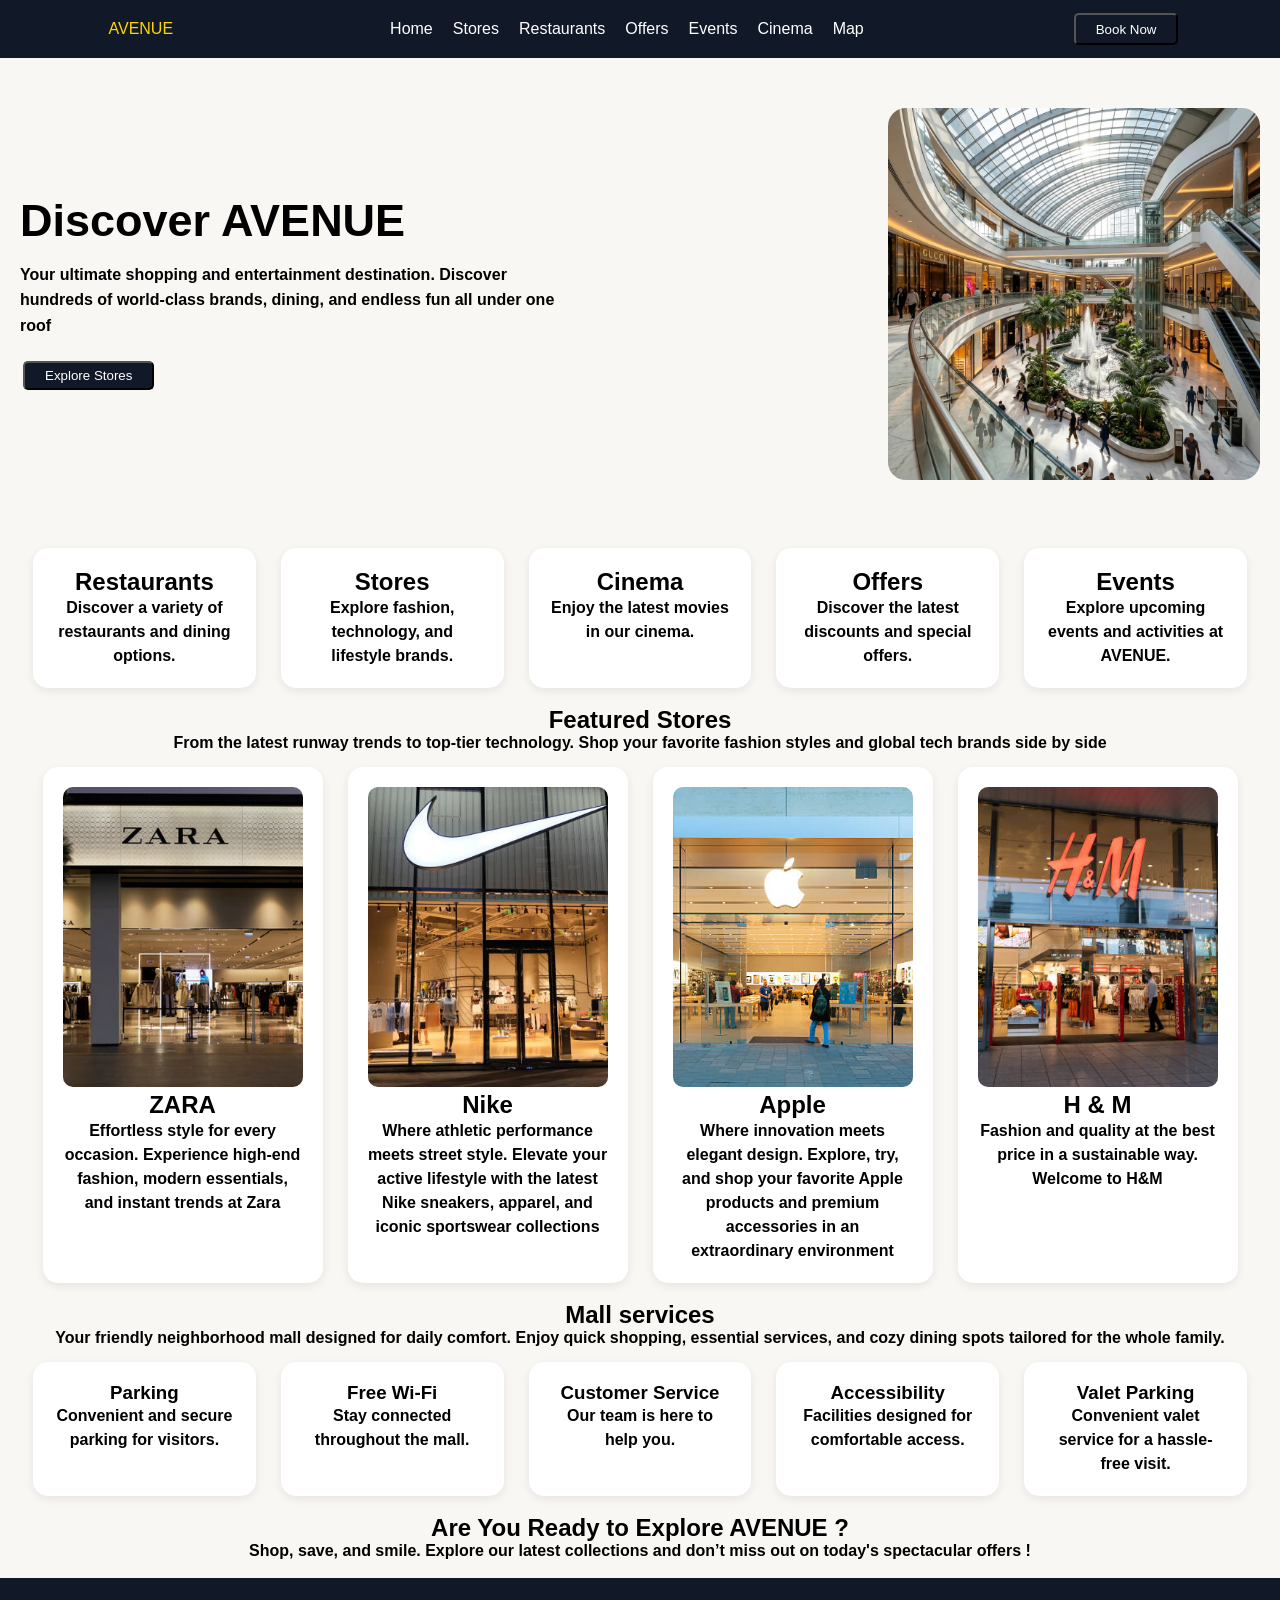
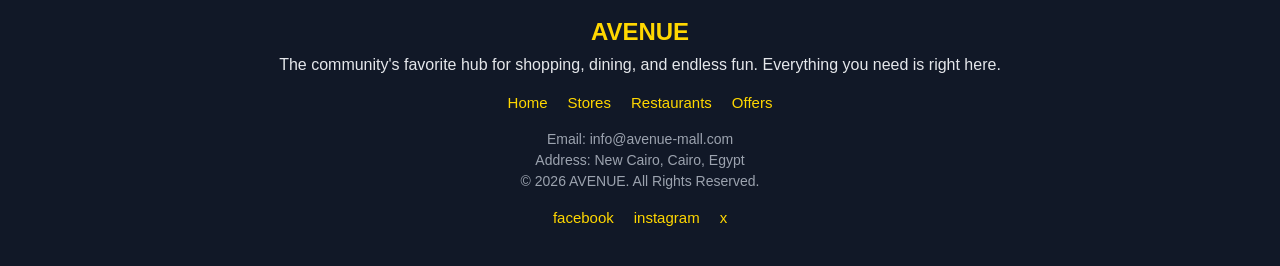
<file: index.html>
<!DOCTYPE html>
<html lang="en">

<head>
    <meta charset="UTF-8">
    <meta name="viewport" content="width=device-width, initial-scale=1.0">
    <link rel="stylesheet" href="stylee.css">
    <title>AVENUE</title>
</head>

<body>
    <header class="navbar">
        <a href="#" class="logo">AVENUE</a>
        <nav>
            <a href="index.html">Home</a>
            <a href="stores.html">Stores</a>
            <a href="restaurants.html">Restaurants</a>
            <a href="offers.html">Offers</a>
            <a href="events-list.html">Events</a>
            <a href="cinema.html">Cinema</a>
            <a href="map.html">Map</a>
        </nav>
        <button id="bookbtn">Book Now</button>


    </header>
    <div class="hero"> 
        <div class="hero-content">
         <h1>Discover AVENUE</h1>
          <p>Your ultimate shopping and entertainment destination.
            Discover hundreds of world-class brands, dining, and endless fun all under one roof
        </p>
        <button id="explorestores">Explore Stores</button>
      
    </div> 
        
        <img  src="m7K1JHfdFjfYx9grLE8m5hkBJ1M_SABM0D1S7mF8nOnrN5gA3iR5O7fteyNaKINgYd7WYVTTqn5wCGTSfzOnTw5Hlj7Jr66onFdUa6EtxOr-Ww_o9KPRZAJhtn14t-NijyIx5OQCDo1gY2nZoXaBRYNXZS9MRM9P1XRN2Y1Ni9Ap8Uyb-3UH8rIDNLYJdioO.jpg">
</div>
   
    <section class="quick-access">
   <div class="cards">
     <div class="card">
            <h2>Restaurants</h2>
            <p>Discover a variety of restaurants and dining options.</p>
        </div>
        <div class="card">
            <h2>Stores</h2>
            <p>Explore fashion, technology, and lifestyle brands.</p>
        </div>
        <div class="card">
            <h2>Cinema</h2>
            <p>Enjoy the latest movies in our cinema.</p>
        </div>
        <div class="card">
            <h2>Offers</h2>
            <p>Discover the latest discounts and special offers.</p>
        </div>
        <div class="card">
            <h2>Events</h2>
            <p>Explore upcoming events and activities at AVENUE.</p>
        </div>
   </div>
    </section>
    <section class="featuredstores" id="featuredstores">
        <h1>Featured Stores</h1>
        <p>From the latest runway trends to top-tier technology.
            Shop your favorite fashion styles and global tech brands side by side</p>
            <div class="cards">
               <div class="card">
            <img src="360_F_414742959_X755qlLe7rRJCs5JoOXegSwEuKsAUpXr.jpg" alt="zara">
            <h2>ZARA</h2>
            <p id="zarainfo">Effortless style for every occasion.
                Experience high-end fashion, modern essentials, and instant trends at Zara</p>
            
        </div>
        <div class="card">
            <img src="istockphoto-1565083273-612x612.jpg" alt="nike">
            <h2>Nike</h2>
            <p>Where athletic performance meets street style.
                Elevate your active lifestyle with the latest Nike sneakers, apparel, and iconic sportswear collections
            </p>
            

        </div>
        <div class="card">
            <img src="istockphoto-458725941-612x612.jpg" alt="apple">
            <h2>Apple</h2>
            <p>Where innovation meets elegant design.
                Explore, try, and shop your favorite Apple products and premium accessories in an extraordinary
                environment</p>
       

        </div>
        <div class="card">
            <img src="istockphoto-1259044821-612x612.jpg" alt="H&m">
            <h2>H & M</h2>
            <p>Fashion and quality at the best price in a sustainable way. Welcome to H&M</p>
   

        </div>
            </div>
      
    </section>
    <section class="mall-service">
                      <h2>Mall services</h2>
        <p>Your friendly neighborhood mall designed for daily comfort.
            Enjoy quick shopping, essential services, and cozy dining spots tailored for the whole family.</p>
        <div class="cards">
            <div class="card">
            <h3>Parking</h3>
            <p>Convenient and secure parking for visitors.</p>
        </div>
        <div class="card">
            <h3>Free Wi-Fi</h3>
            <p>Stay connected throughout the mall.</p>
        </div>
        <div class="card">
            <h3> Customer Service </h3>
            <p> Our team is here to help you. </p>
        </div>
        <div class="card">
            <h3>Accessibility</h3>
            <p>Facilities designed for comfortable access.</p>
        </div>
        <div class="card">
            <h3>Valet Parking</h3>
            <p>Convenient valet service for a hassle-free visit.</p>
        </div>
            </div>
    </section>
    <section class="cta">
        <h2> Are You Ready to Explore AVENUE ? </h2>
        <p>Shop, save, and smile. Explore our latest collections and don’t miss out on today's spectacular offers ! </p>
    </section>
<footer class="fotter">
    <h2>AVENUE</h2>
    <p>The community's favorite hub for shopping, dining, and endless fun. Everything you need is right here.</p>
    
    <div class="links">
        <div class="quick-links">
            <a href="index.html">Home</a>
            <a href="stores.html">Stores</a>
            <a href="restaurants.html">Restaurants</a>
            <a href="offers.html">Offers</a>
        </div>

        <div class="contact">
            <p>Email: info@avenue-mall.com</p>
            <p>Address: New Cairo, Cairo, Egypt</p>
            <p>© 2026 AVENUE. All Rights Reserved.</p>
        </div>

        <div class="follow-us">
            <a href="https://facebook.com" target="_blank">facebook</a>
            <a href="https://instagram.com" target="_blank">instagram</a>
            <a href="https://x.com" target="_blank">x</a>
        </div>
    </div>
</footer>
        <script src="main.js"></script>
</body>

</html>
</file>
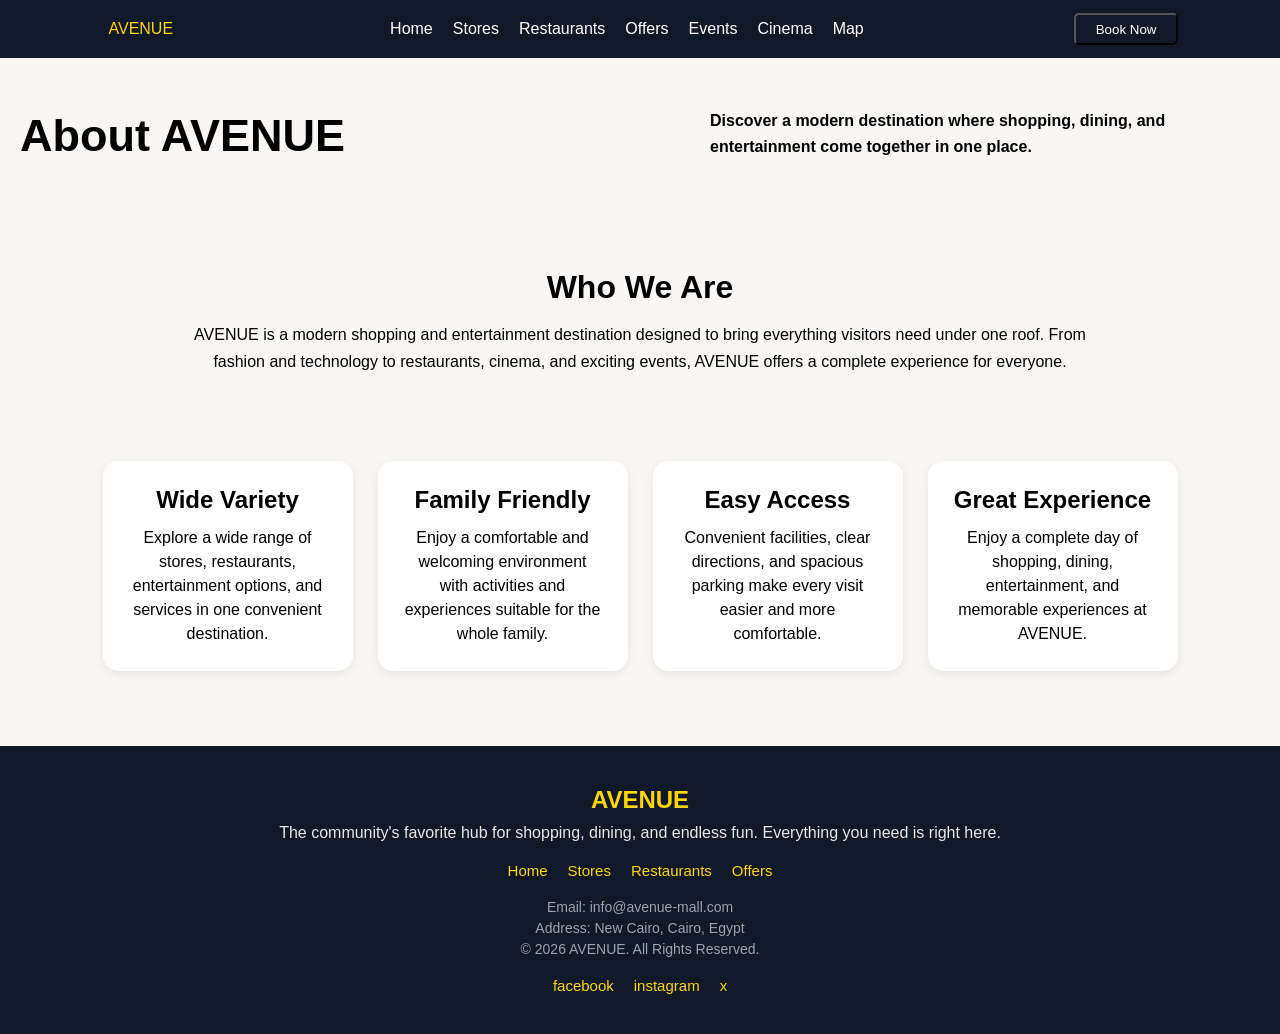
<file: aboutus.html>
<!DOCTYPE html>
<html lang="en">
<head>
    <meta charset="UTF-8">
    <meta name="viewport" content="width=device-width, initial-scale=1.0">
    <link rel="stylesheet" href="stylee.css">
    <title>About Us</title>
</head>

<body>

    <header class="navbar">

        <a href="#" class="logo">AVENUE</a>

        <nav>
            <a href="index.html">Home</a>
            <a href="stores.html">Stores</a>
            <a href="restaurants.html">Restaurants</a>
            <a href="offers.html">Offers</a>
            <a href="events-list.html">Events</a>
            <a href="cinema.html">Cinema</a>
            <a href="map.html">Map</a>
        </nav>

        <button id="bookbtn">Book Now</button>

    </header>


    <section class="hero">
        <h1>About AVENUE</h1>
        <p>
            Discover a modern destination where shopping, dining,
            and entertainment come together in one place.
        </p>
    </section>


    <section class="about">
        <h1>Who We Are</h1>

        <p>
            AVENUE is a modern shopping and entertainment destination
            designed to bring everything visitors need under one roof.
            From fashion and technology to restaurants, cinema, and
            exciting events, AVENUE offers a complete experience for everyone.
        </p>
    </section>


    <section class="why-choose-avenue">

        <div class="cards">

            <div class="card">
                <h2>Wide Variety</h2>
                <p>
                    Explore a wide range of stores, restaurants,
                    entertainment options, and services in one convenient destination.
                </p>
            </div>

            <div class="card">
                <h2>Family Friendly</h2>
                <p>
                    Enjoy a comfortable and welcoming environment
                    with activities and experiences suitable for the whole family.
                </p>
            </div>

            <div class="card">
                <h2>Easy Access</h2>
                <p>
                    Convenient facilities, clear directions, and spacious
                    parking make every visit easier and more comfortable.
                </p>
            </div>

            <div class="card">
                <h2>Great Experience</h2>
                <p>
                    Enjoy a complete day of shopping, dining,
                    entertainment, and memorable experiences at AVENUE.
                </p>
            </div>

        </div>

    </section>


  <footer class="fotter">
    <h2>AVENUE</h2>
    <p>The community's favorite hub for shopping, dining, and endless fun. Everything you need is right here.</p>
    
    <div class="links">
        <div class="quick-links">
            <a href="index.html">Home</a>
            <a href="stores.html">Stores</a>
            <a href="restaurants.html">Restaurants</a>
            <a href="offers.html">Offers</a>
        </div>

        <div class="contact">
            <p>Email: info@avenue-mall.com</p>
            <p>Address: New Cairo, Cairo, Egypt</p>
            <p>© 2026 AVENUE. All Rights Reserved.</p>
        </div>

        <div class="follow-us">
            <a href="https://facebook.com" target="_blank">facebook</a>
            <a href="https://instagram.com" target="_blank">instagram</a>
            <a href="https://x.com" target="_blank">x</a>
        </div>
    </div>
</footer>
    <script src="main.js"></script>
</body>
</html>
</file>
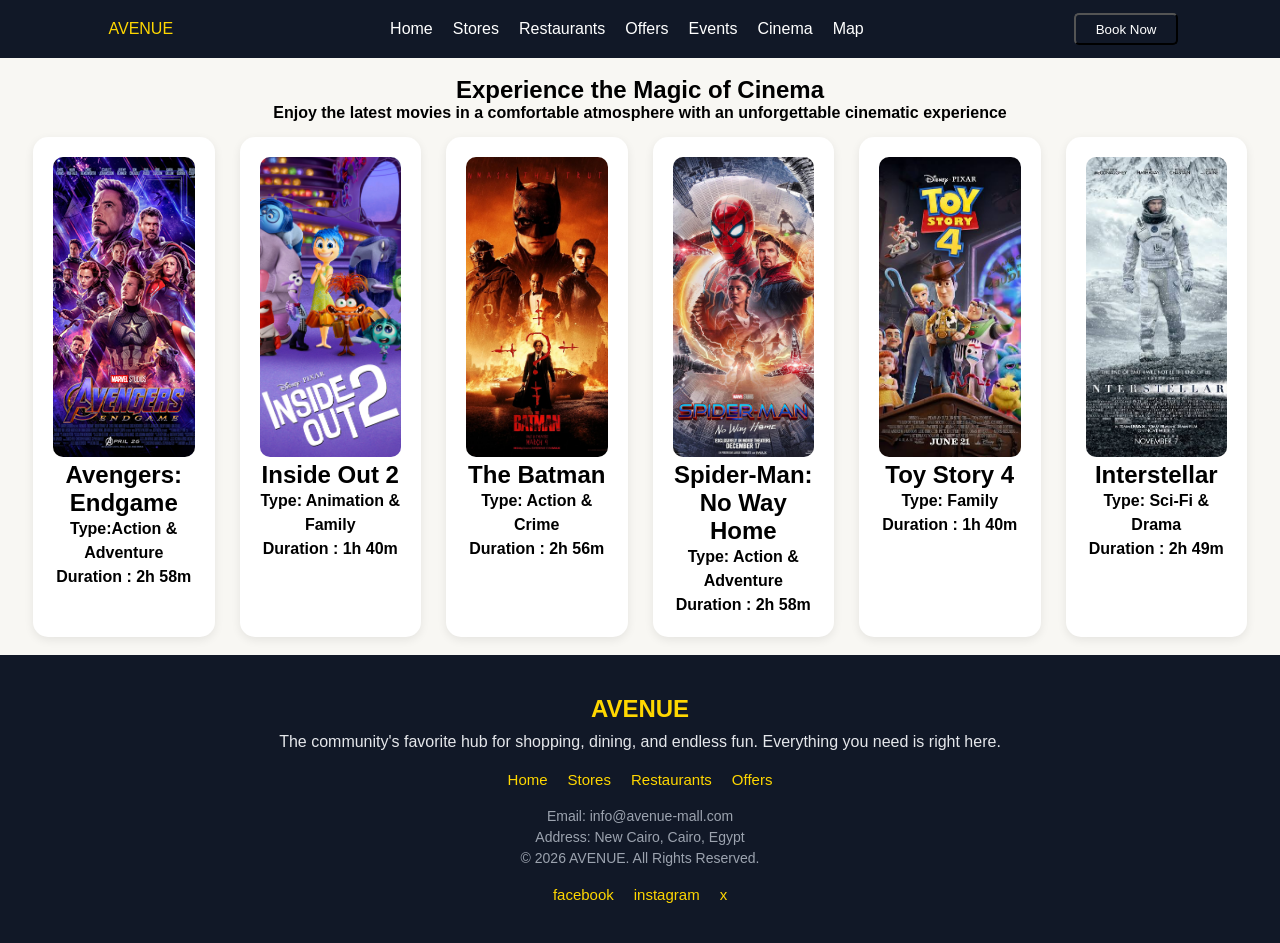
<file: cinema.html>
<!DOCTYPE html>
<html lang="en">
<head>
    <meta charset="UTF-8">
    <meta name="viewport" content="width=device-width, initial-scale=1.0">
        <link rel="stylesheet" href="stylee.css">

    <title>Cinema</title>
</head>
<body>
         <header class="navbar">
 <a href="#" class="logo">AVENUE</a>
        <nav>
            <a href="index.html">Home</a>
            <a href="stores.html">Stores</a>
            <a href="restaurants.html">Restaurants</a>
            <a href="offers.html">Offers</a>
            <a href="events-list.html">Events</a>
            <a href="cinema.html">Cinema</a>
            <a href="map.html">Map</a>
        </nav>
        <button id="bookbtn">Book Now</button>
    </header>
    <section class="cinema">
        <h1>Experience the Magic of Cinema</h1>
        <p>Enjoy the latest movies in a comfortable atmosphere with an unforgettable cinematic experience</p>
<div class="cards">
           <div class="card">
             <img src="المنتقمون4(فيلم2019).jpeg" alt="Avengers: Endgame">
            <h2>Avengers: Endgame</h2>
            <p>Type:Action & Adventure</p>
            <p>Duration :  2h 58m</p>
       </div>
       <div class="card">
         <img src="7390f647a1edb3cd152bda26e4b57a3be4e96dc603af64519a79273ab9850cd6.jpg" alt="Inside Out 2">
            <h2>Inside Out 2</h2>
            <p>Type: Animation & Family</p>
            <p>Duration : 1h 40m</p>
       </div>
       <div class="card">
            <img src="MV5BMmU5NGJlMzAtMGNmOC00YjJjLTgyMzUtNjAyYmE4Njg5YWMyXkEyXkFqcGc@._V1_FMjpg_UX1000_.jpg"
                alt="The Batman">
            <h2>The Batman</h2>
            <p>Type: Action & Crime</p>
            <p> Duration : 2h 56m</p>
       </div>
       <div class="card">
       <img src="MV5BMmFiZGZjMmEtMTA0Ni00MzA2LTljMTYtZGI2MGJmZWYzZTQ2XkEyXkFqcGc@._V1_FMjpg_UX1000_.jpg" alt="spider">
            <h2>Spider-Man: No Way Home</h2>
            <p>Type: Action & Adventure</p>
            <p> Duration : 2h 58m</p>
       </div>
       <div class="card">
        <img src="images (8).jpg" alt="joy">
           <h2>Toy Story 4</h2>
            <p>Type: Family</p>
            <p> Duration : 1h 40m</p>
       </div>
       <div class="card">
        <img src="images (7).jpg" alt="space">
           <h2>Interstellar</h2>
            <p>Type: Sci-Fi & Drama</p>
            <p> Duration : 2h 49m</p>
       </div>
</div>
    </section>
   <footer class="fotter">
    <h2>AVENUE</h2>
    <p>The community's favorite hub for shopping, dining, and endless fun. Everything you need is right here.</p>
    
    <div class="links">
        <div class="quick-links">
            <a href="index.html">Home</a>
            <a href="stores.html">Stores</a>
            <a href="restaurants.html">Restaurants</a>
            <a href="offers.html">Offers</a>
        </div>

        <div class="contact">
            <p>Email: info@avenue-mall.com</p>
            <p>Address: New Cairo, Cairo, Egypt</p>
            <p>© 2026 AVENUE. All Rights Reserved.</p>
        </div>

        <div class="follow-us">
            <a href="https://facebook.com" target="_blank">facebook</a>
            <a href="https://instagram.com" target="_blank">instagram</a>
            <a href="https://x.com" target="_blank">x</a>
        </div>
    </div>
</footer>
            <script src="main.js"></script>

</body>
</html>
</file>
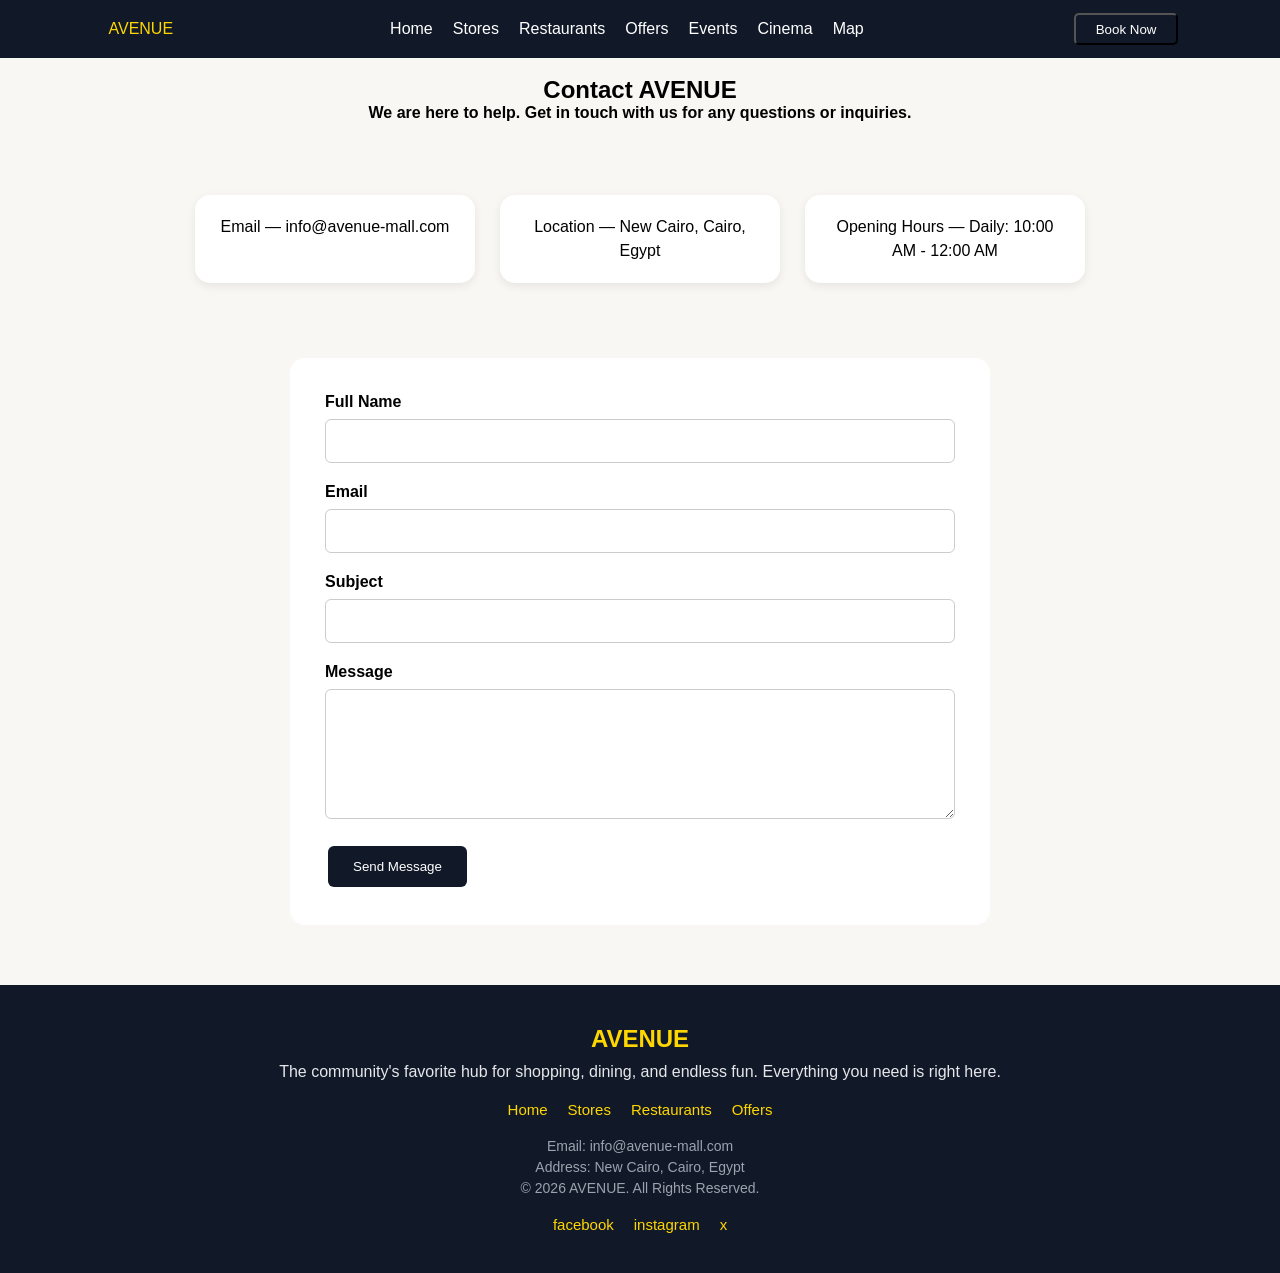
<file: contactpage.html>
<!DOCTYPE html>
<html lang="en">
<head>
    <meta charset="UTF-8">
    <meta name="viewport" content="width=device-width, initial-scale=1.0">
    <link rel="stylesheet" href="stylee.css">
    <title>Contact Us</title>
</head>

<body>

   
    <header class="navbar">

        <a href="#" class="logo">AVENUE</a>

        <nav>
            <a href="index.html">Home</a>
            <a href="stores.html">Stores</a>
            <a href="restaurants.html">Restaurants</a>
            <a href="offers.html">Offers</a>
            <a href="events-list.html">Events</a>
            <a href="cinema.html">Cinema</a>
            <a href="map.html">Map</a>
        </nav>
 <button id="bookbtn">Book Now</button>
    </header>
    <section class="hero-contact">

        <h1>Contact AVENUE</h1>

        <p>
            We are here to help. Get in touch with us
            for any questions or inquiries.
        </p>

    </section>
    <section class="contact-information">

        <div class="cards">

            <div class="card">
                <p>Email — info@avenue-mall.com</p>
            </div>

            <div class="card">
                <p>Location — New Cairo, Cairo, Egypt</p>
            </div>

            <div class="card">
                <p>Opening Hours — Daily: 10:00 AM - 12:00 AM</p>
            </div>

        </div>

    </section>

    <section class="form">

        <label >Full Name</label>
        <input type="text" id="fullname">

        <label >Email</label>
        <input type="email" id="email">

        <label >Subject</label>
        <input type="text" id="subject">

        <label >Message</label>
        <textarea id="message"></textarea>

        <button id="sendmessage">Send Message</button>
        <p id="formmessage"></p>

    </section>
<footer class="fotter">
    <h2>AVENUE</h2>
    <p>The community's favorite hub for shopping, dining, and endless fun. Everything you need is right here.</p>
    
    <div class="links">
        <div class="quick-links">
            <a href="index.html">Home</a>
            <a href="stores.html">Stores</a>
            <a href="restaurants.html">Restaurants</a>
            <a href="offers.html">Offers</a>
        </div>

        <div class="contact">
            <p>Email: info@avenue-mall.com</p>
            <p>Address: New Cairo, Cairo, Egypt</p>
            <p>© 2026 AVENUE. All Rights Reserved.</p>
        </div>

        <div class="follow-us">
            <a href="https://facebook.com" target="_blank">facebook</a>
            <a href="https://instagram.com" target="_blank">instagram</a>
            <a href="https://x.com" target="_blank">x</a>
        </div>
    </div>
</footer>
<script src="main.js"></script>
</body>
</html>
</file>
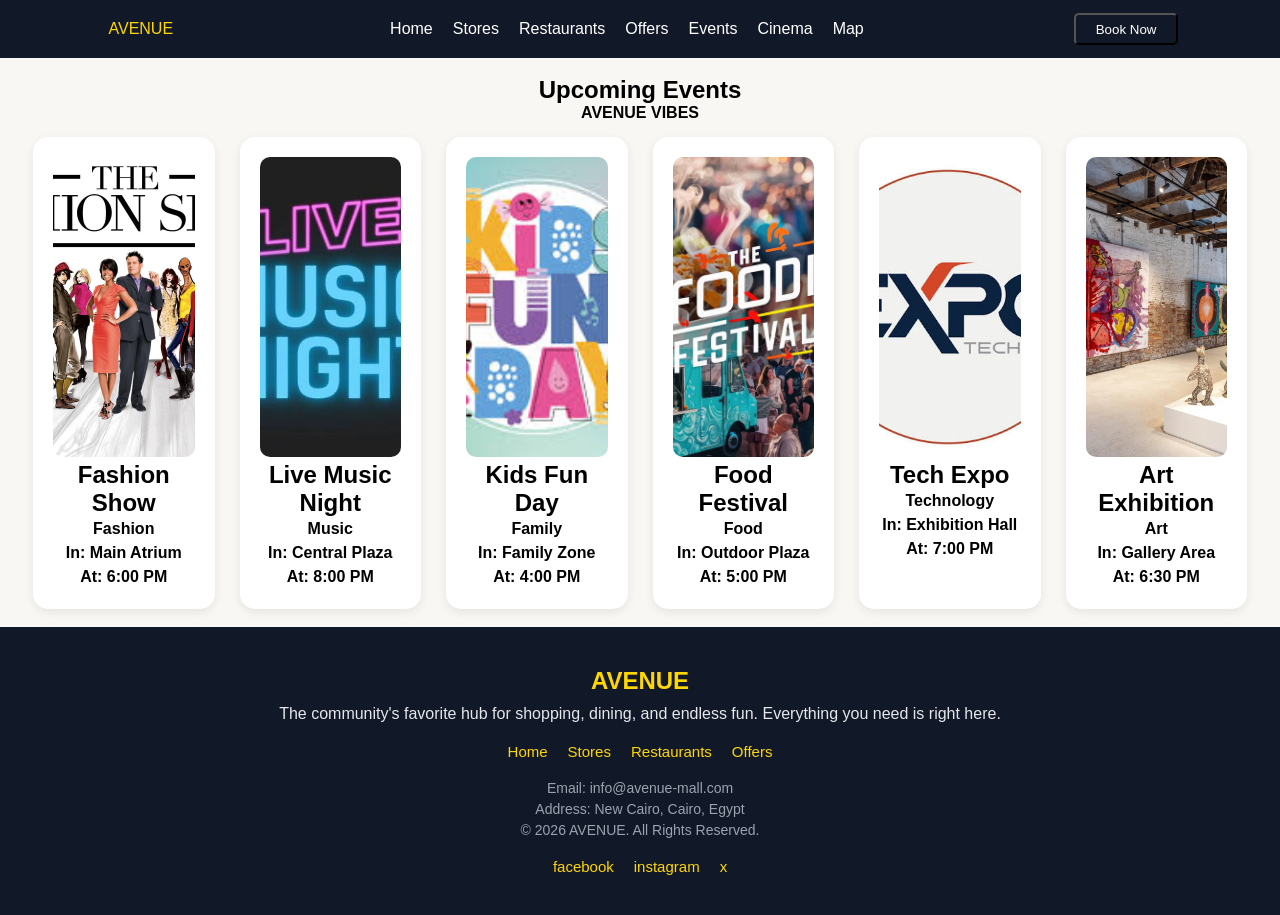
<file: events-list.html>
<!DOCTYPE html>
<html lang="en">
<head>
    <meta charset="UTF-8">
    <meta name="viewport" content="width=device-width, initial-scale=1.0">
        <link rel="stylesheet" href="stylee.css">

    <title>AVENUE - Events</title>
</head>

<body>

    <header class="navbar">
 <a href="#" class="logo">AVENUE</a> 
        <nav>
            <a href="index.html">Home</a>
            <a href="stores.html">Stores</a>
            <a href="restaurants.html">Restaurants</a>
            <a href="offers.html">Offers</a>
            <a href="events-list.html">Events</a>
            <a href="cinema.html">Cinema</a>
            <a href="map.html">Map</a>
        </nav>

        <button id="bookbtn">Book Now</button>
    </header>


    <section class="events-list">

        <h1>Upcoming Events</h1>
        <p>AVENUE VIBES</p>

<div class="cards">
 <div class="card">
            <img src="fbb9b22aedfb902dd50f4d2ebfcb18bcf7428686b85b5bceab97d848d715e8d6.jpg" alt="Fashion">
            <h2>Fashion Show</h2>
            <p>Fashion</p>
            <p>In: Main Atrium</p>
            <p>At: 6:00 PM</p>
        </div>


        <div class="card">
            <img src="images (4).jpg" alt="Music">
            <h2>Live Music Night</h2>
            <p>Music</p>
            <p>In: Central Plaza</p>
            <p>At: 8:00 PM</p>
        </div>


        <div class="card">
            <img src="images (5).jpg" alt="Kids">
            <h2>Kids Fun Day</h2>
            <p>Family</p>
            <p>In: Family Zone</p>
            <p>At: 4:00 PM</p>
        </div>


        <div class="card">
            <img src="free-photo-food-truck-city-festival-selective-focus_1041666-28178.avif" alt="Food">
            <h2>Food Festival</h2>
            <p>Food</p>
            <p>In: Outdoor Plaza</p>
            <p>At: 5:00 PM</p>
        </div>


        <div class="card">
            <img src="images (6).jpg" alt="Technology">
            <h2>Tech Expo</h2>
            <p>Technology</p>
            <p>In: Exhibition Hall</p>
            <p>At: 7:00 PM</p>
        </div>


        <div class="card">
            <img src="Untitled design (33).webp" alt="Art">
            <h2>Art Exhibition</h2>
            <p>Art</p>
            <p>In: Gallery Area</p>
            <p>At: 6:30 PM</p>
        </div>
</div> 
    </section>


<footer class="fotter">
    <h2>AVENUE</h2>
    <p>The community's favorite hub for shopping, dining, and endless fun. Everything you need is right here.</p>
    
    <div class="links">
        <div class="quick-links">
            <a href="index.html">Home</a>
            <a href="stores.html">Stores</a>
            <a href="restaurants.html">Restaurants</a>
            <a href="offers.html">Offers</a>
        </div>

        <div class="contact">
            <p>Email: info@avenue-mall.com</p>
            <p>Address: New Cairo, Cairo, Egypt</p>
            <p>© 2026 AVENUE. All Rights Reserved.</p>
        </div>

        <div class="follow-us">
            <a href="https://facebook.com" target="_blank">facebook</a>
            <a href="https://instagram.com" target="_blank">instagram</a>
            <a href="https://x.com" target="_blank">x</a>
        </div>
    </div>
</footer>
        </section>
            <script src="main.js"></script>


</body>
</html>
</file>
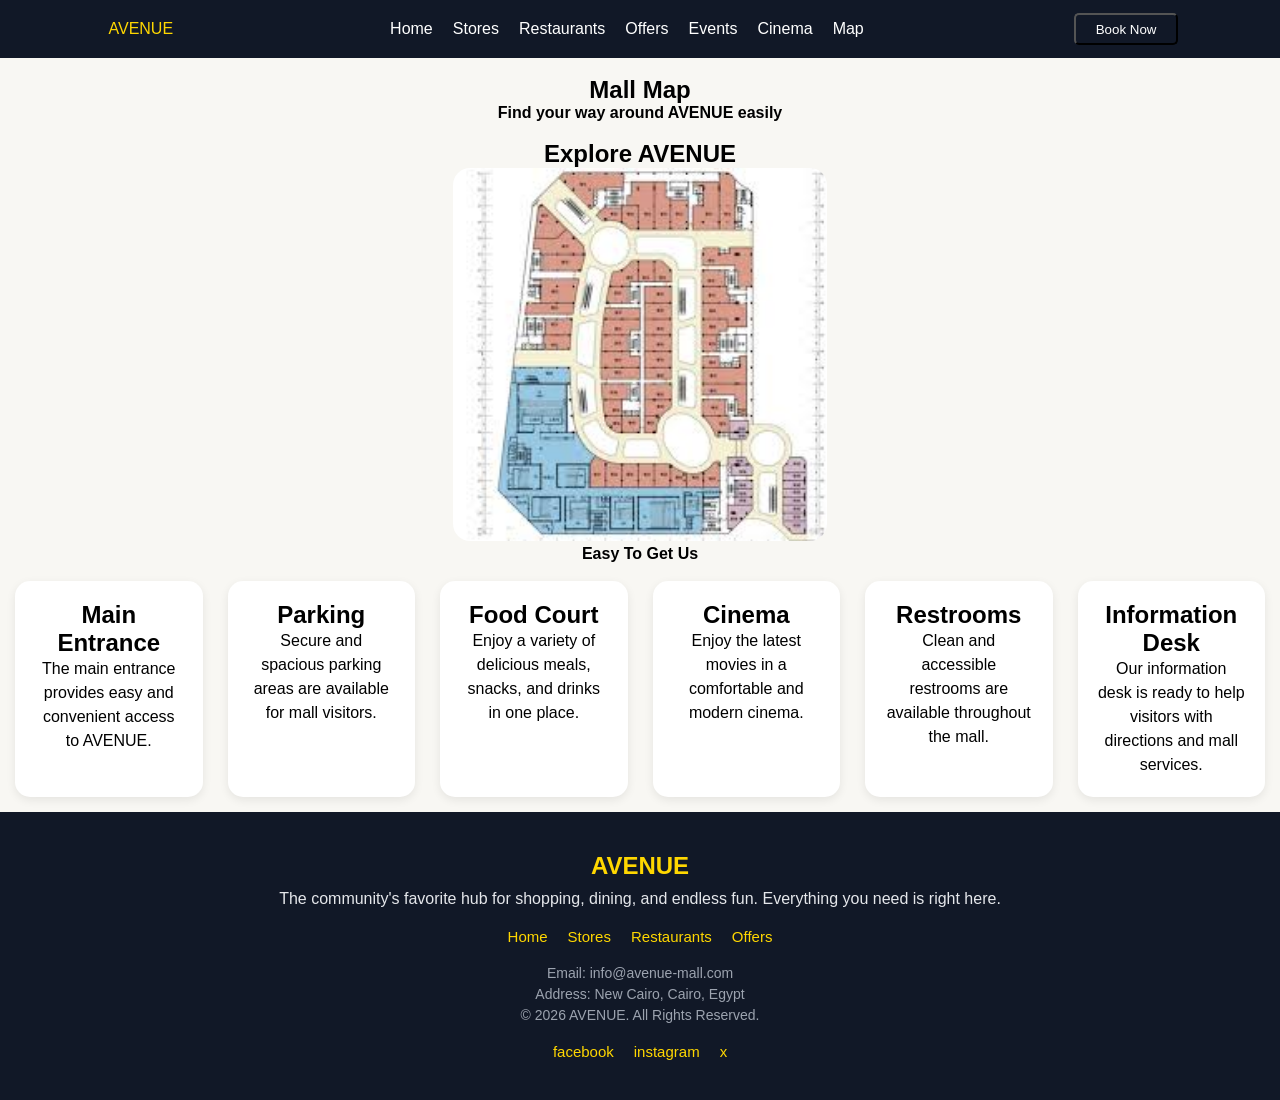
<file: map.html>
<!DOCTYPE html>
<html lang="en">
<head>
    <meta charset="UTF-8">
    <meta name="viewport" content="width=device-width, initial-scale=1.0">
    <link rel="stylesheet" href="stylee.css">
    <title>Map</title>
</head>

<body>

    <header class="navbar">

        <a href="#" class="logo">AVENUE</a>

        <nav>
            <a href="index.html">Home</a>
            <a href="stores.html">Stores</a>
            <a href="restaurants.html">Restaurants</a>
            <a href="offers.html">Offers</a>
            <a href="events-list.html">Events</a>
            <a href="cinema.html">Cinema</a>
            <a href="map.html">Map</a>
        </nav>
        <button id="bookbtn">Book Now</button>

    </header>


    <section class="hero-map">
        <h1>Mall Map</h1>
        <p>Find your way around AVENUE easily</p>
    </section>


    <section class="explore">
        <h1>Explore AVENUE</h1>
        <img src="images (9).jpg" alt="map">
        <p>Easy To Get Us</p>
    </section>

    <section class="locations-list">
        <div class="cards">
            <div class="card">
            <h1>Main Entrance</h1>
            <p>The main entrance provides easy and convenient access to AVENUE.</p>
        </div>

        <div class="card">
            <h1>Parking</h1>
            <p>Secure and spacious parking areas are available for mall visitors.</p>
        </div>

        <div class="card">
            <h1>Food Court</h1>
            <p>Enjoy a variety of delicious meals, snacks, and drinks in one place.</p>
        </div>

        <div class="card">
            <h1>Cinema</h1>
            <p>Enjoy the latest movies in a comfortable and modern cinema.</p>
        </div>

        <div class="card">
            <h1>Restrooms</h1>
            <p>Clean and accessible restrooms are available throughout the mall.</p>
        </div>

        <div class="card">
            <h1>Information Desk</h1>
            <p>Our information desk is ready to help visitors with directions and mall services.</p>
        </div>
        </div>
    </section><footer class="fotter">
    <h2>AVENUE</h2>
    <p>The community's favorite hub for shopping, dining, and endless fun. Everything you need is right here.</p>
    
    <div class="links">
        <div class="quick-links">
            <a href="index.html">Home</a>
            <a href="stores.html">Stores</a>
            <a href="restaurants.html">Restaurants</a>
            <a href="offers.html">Offers</a>
        </div>

        <div class="contact">
            <p>Email: info@avenue-mall.com</p>
            <p>Address: New Cairo, Cairo, Egypt</p>
            <p>© 2026 AVENUE. All Rights Reserved.</p>
        </div>

        <div class="follow-us">
            <a href="https://facebook.com" target="_blank">facebook</a>
            <a href="https://instagram.com" target="_blank">instagram</a>
            <a href="https://x.com" target="_blank">x</a>
        </div>
    </div>
</footer>
        <script src="main.js"></script>

</body>
</html>
</file>
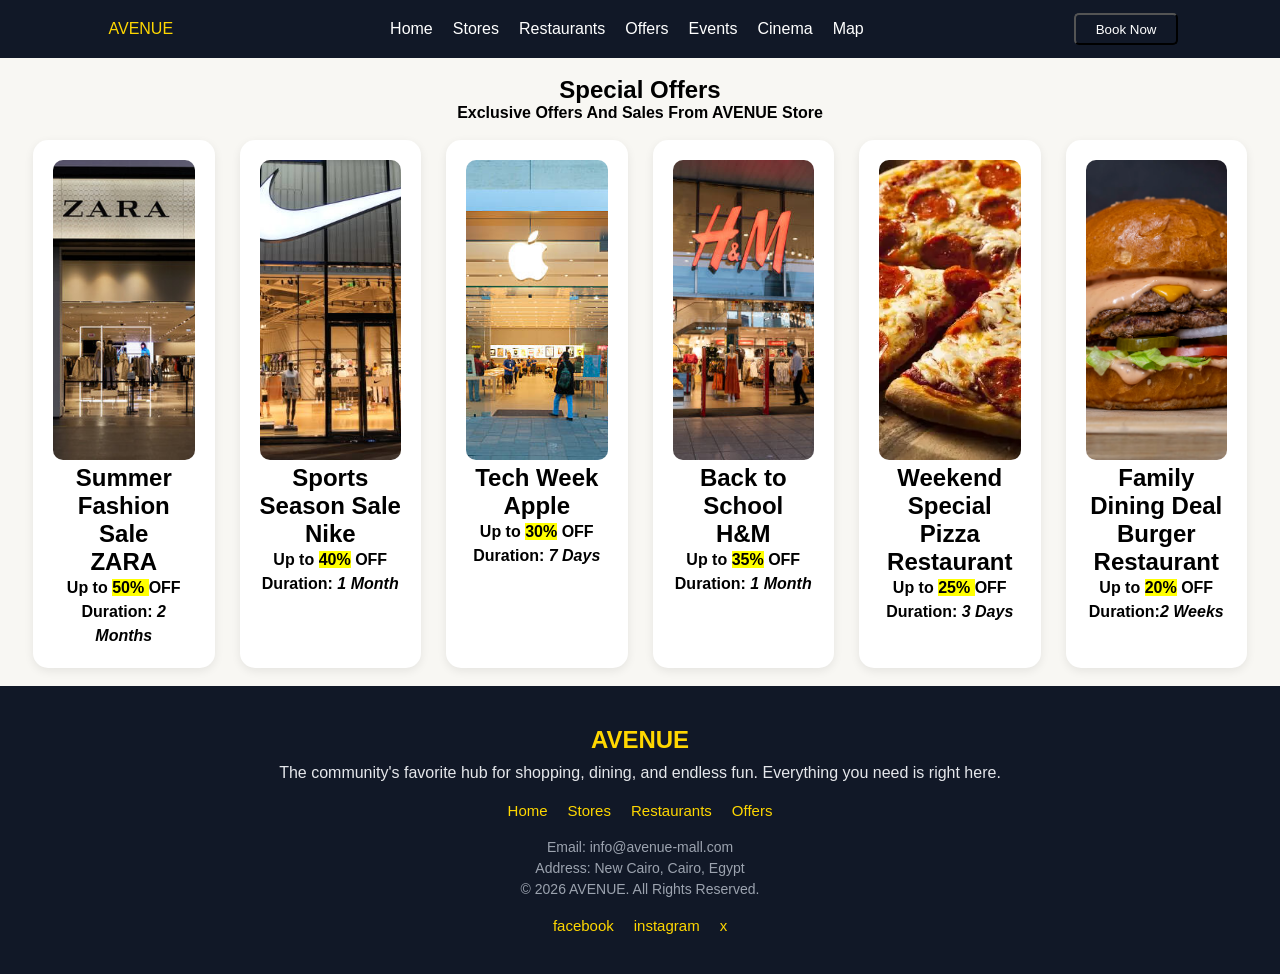
<file: offers.html>
<!DOCTYPE html>
<html lang="en">
<head>
    <meta charset="UTF-8">
    <meta name="viewport" content="width=device-width, initial-scale=1.0">
    <link rel="stylesheet" a href="stylee.css">
    <title>Offers</title>
</head>
<body>
    <header class="navbar">
 <a href="#" class="logo">AVENUE</a>
         <nav>
            <a href="index.html">Home</a>
            <a href="stores.html">Stores</a>
            <a href="restaurants.html">Restaurants</a>
            <a href="offers.html">Offers</a>
            <a href="events-list.html">Events</a>
            <a href="cinema.html">Cinema</a>
            <a href="map.html">Map</a>
        </nav>
        <button id="bookbtn">Book Now</button>
    </header>
    <section class="offers-list">
        <h1>Special Offers</h1>
        <p>Exclusive Offers And Sales From AVENUE Store</p>
    </section>
    <section class="offers-list">
       <div class="cards">
        <div class="card">
            <img src="360_F_414742959_X755qlLe7rRJCs5JoOXegSwEuKsAUpXr.jpg" alt="zara">
            <h2>Summer Fashion Sale</h2>
            <h2>ZARA</h2>
            <p>Up to <mark> 50% </mark> OFF</p>
            <p>Duration: <i>2 Months</i> </p>
        </div>
        <div class="card">
            <img src="istockphoto-1565083273-612x612.jpg" alt="nike">
            <h2>Sports Season Sale</h2>
            <h2>Nike</h2>
            <p>Up to <mark>40%</mark>  OFF</p>
            <p>Duration: <i>1 Month</i> </p>
        </div>
        <div class="card">
            <img src="istockphoto-458725941-612x612.jpg" alt="apple">

            <h2>Tech Week</h2>
            <h2>Apple</h2>
            <p>Up to <mark>30%</mark>  OFF</p>
            <p>Duration: <i>7 Days</i></p>
        </div>
        <div class="card">
             <img src="istockphoto-1259044821-612x612.jpg" alt="H&m">
            <h2>Back to School</h2>
            <h2>H&M</h2>
            <p>Up to <mark> 35%</mark> OFF</p>
            <p>Duration: <i>1 Month</i> </p>
        </div>
        <div class="card">
            <img src="images.webp" alt="pizza">
            <h2>Weekend Special</h2>
            <h2>Pizza Restaurant</h2>
            <p>Up to <mark>25% </mark> OFF</p>
            <p>Duration: <i>3 Days</i> </p>
        </div>
        <div class="card">
         <img src="photo-1568901346375-23c9450c58cd.avif" alt="Burger">
            <h2>Family Dining Deal</h2>
            <h2>Burger Restaurant</h2>
            <p>Up to <mark>20%</mark> OFF</p>
            <p>Duration:<i>2 Weeks</i> </p>
        </div>
       </div>
    </section>
 <footer class="fotter">
    <h2>AVENUE</h2>
    <p>The community's favorite hub for shopping, dining, and endless fun. Everything you need is right here.</p>
    
    <div class="links">
        <div class="quick-links">
            <a href="index.html">Home</a>
            <a href="stores.html">Stores</a>
            <a href="restaurants.html">Restaurants</a>
            <a href="offers.html">Offers</a>
        </div>

        <div class="contact">
            <p>Email: info@avenue-mall.com</p>
            <p>Address: New Cairo, Cairo, Egypt</p>
            <p>© 2026 AVENUE. All Rights Reserved.</p>
        </div>

        <div class="follow-us">
            <a href="https://facebook.com" target="_blank">facebook</a>
            <a href="https://instagram.com" target="_blank">instagram</a>
            <a href="https://x.com" target="_blank">x</a>
        </div>
    </div>
</footer>
            <script src="main.js"></script>

</body>
</html>
</file>
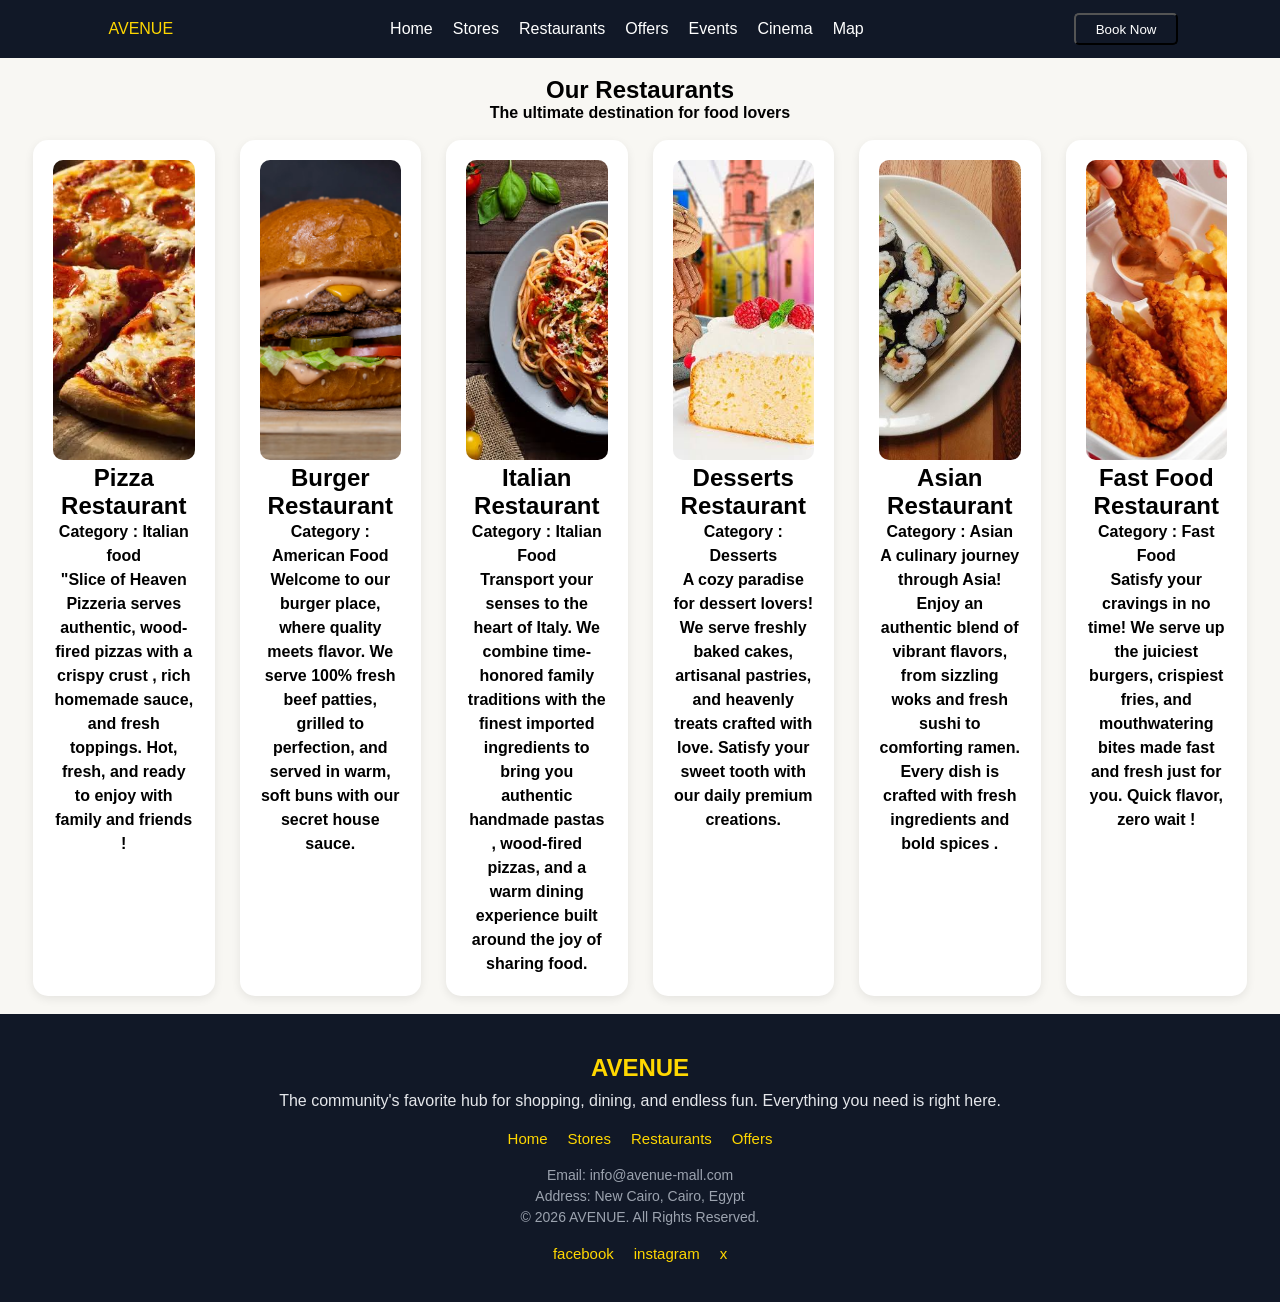
<file: restaurants.html>
<!DOCTYPE html>
<html lang="en">
<head>
    <meta charset="UTF-8">
    <meta name="viewport" content="width=device-width, initial-scale=1.0">
    <link rel="stylesheet" href="stylee.css">
    <title>Restaurants</title>
</head>
<body>
         <header class="navbar">
 <a href="#" class="logo">AVENUE</a>
        <nav>
            <a href="index.html">Home</a>
            <a href="stores.html">Stores</a>
            <a href="restaurants.html">Restaurants</a>
            <a href="offers.html">Offers</a>
            <a href="events-list.html">Events</a>
            <a href="cinema.html">Cinema</a>
            <a href="map.html">Map</a>
        </nav>
        <button id="bookbtn">Book Now</button>
    </header>
    <section class="hero-restaurants">
        <h1>Our Restaurants</h1>
        <p>The ultimate destination for food lovers</p>
</section>
<section class="restaurants-list">
    <div class="cards">
      <div class="card">
        <img src="images.webp" alt="pizza">
        <h2>Pizza Restaurant</h2>
        <p>Category : Italian food</p>
        <p>"Slice of Heaven Pizzeria serves authentic, wood-fired pizzas with a crispy crust
        , rich homemade sauce, and fresh toppings. Hot, fresh, and ready to enjoy with family and friends !</p> 
    </div>
    <div class="card">
    <img src="photo-1568901346375-23c9450c58cd.avif" alt="Burger">
    <h2>Burger Restaurant</h2>
    <p> Category : American Food</p>
    <p>Welcome to our burger place, where quality meets flavor.
         We serve 100% fresh beef patties, grilled to perfection, and served in warm, soft buns with our secret house sauce.</p>
    </div>
    <div class="card">
           <img src="images (1).jpg" alt="Italian">
    <h2>Italian Restaurant</h2>
    <p> Category : Italian Food</p>
    <p>Transport your senses to the heart of Italy. We combine time-honored family traditions with the finest imported ingredients to bring you authentic handmade pastas
        , wood-fired pizzas, and a warm dining experience built around the joy of sharing food.</p>
    </div>
    <div class="card">
        <img src="images (2).jpg" alt="desserts">
        <h2>Desserts Restaurant</h2>
        <p>Category : Desserts</p>
        <p>A cozy paradise for dessert lovers!
             We serve freshly baked cakes, artisanal pastries, and heavenly treats crafted with love. 
             Satisfy your sweet tooth with our daily premium creations.</p>
    </div>
    <div class="card">
        <img src="images (3).jpg" alt="asian">
        <h2>Asian Restaurant</h2>
        <p>Category : Asian</p>
        <p>A culinary journey through Asia! Enjoy an authentic blend of vibrant flavors, from sizzling woks and fresh sushi to comforting ramen.
             Every dish is crafted with fresh ingredients and bold spices . </p>
    </div>
    <div class="card">
        <img src="ddccd5c9-0254-4d10-8f22-c5b4e9ace91d-iconic-fast-food-canes.jpg" alt="fast food">
        <h2>Fast Food Restaurant</h2>
        <p>Category : Fast Food</p>
        <p>Satisfy your cravings in no time! We serve up the juiciest burgers, crispiest fries,
             and mouthwatering bites made fast and fresh just for you. Quick flavor, zero wait !</p>
    </div>
    </div>
  
</section>
<footer class="fotter">
    <h2>AVENUE</h2>
    <p>The community's favorite hub for shopping, dining, and endless fun. Everything you need is right here.</p>
    
    <div class="links">
        <div class="quick-links">
            <a href="index.html">Home</a>
            <a href="stores.html">Stores</a>
            <a href="restaurants.html">Restaurants</a>
            <a href="offers.html">Offers</a>
        </div>

        <div class="contact">
            <p>Email: info@avenue-mall.com</p>
            <p>Address: New Cairo, Cairo, Egypt</p>
            <p>© 2026 AVENUE. All Rights Reserved.</p>
        </div>

        <div class="follow-us">
            <a href="https://facebook.com" target="_blank">facebook</a>
            <a href="https://instagram.com" target="_blank">instagram</a>
            <a href="https://x.com" target="_blank">x</a>
        </div>
    </div>
</footer>
        </section>
            <script src="main.js"></script>

</body>
</html>
</file>
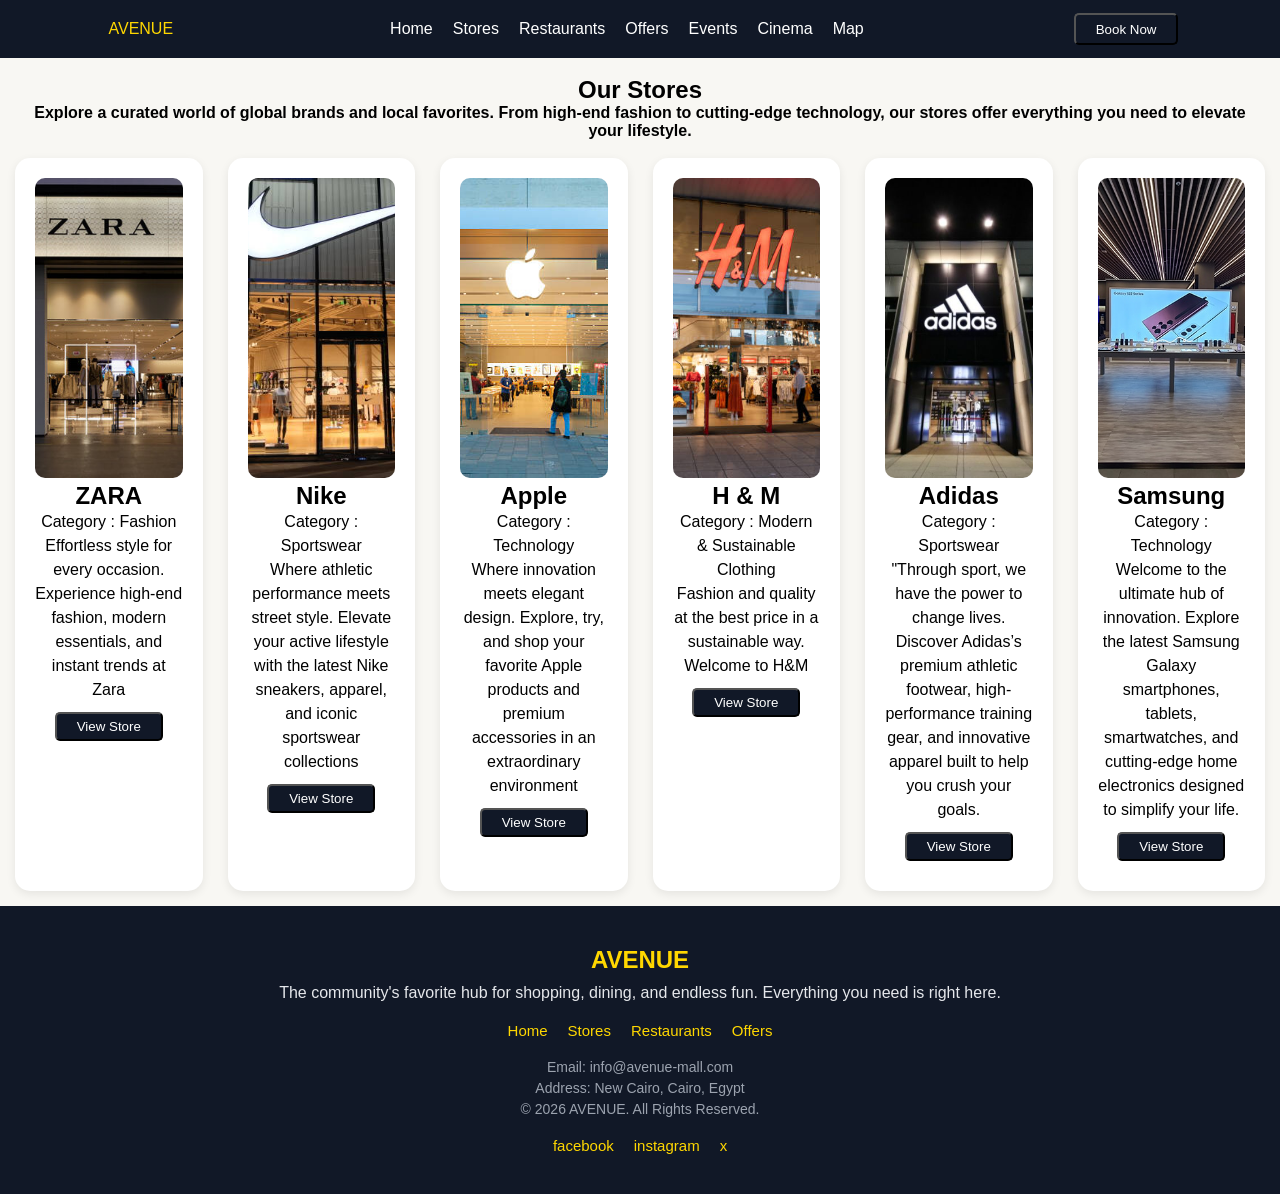
<file: stores.html>
<!DOCTYPE html>
<html lang="en">
<head>
    <meta charset="UTF-8">
    <meta name="viewport" content="width=device-width, initial-scale=1.0">
    <link rel="stylesheet" a href="stylee.css">
    <title>Stores</title>
</head>
<body>
     <header class="navbar">
       <a href="#" class="logo">AVENUE</a>
        <nav>
            <a href="index.html">Home</a>
            <a href="stores.html">Stores</a>
            <a href="restaurants.html">Restaurants</a>
            <a href="offers.html">Offers</a>
            <a href="events-list.html">Events</a>
            <a href="cinema.html">Cinema</a>
            <a href="map.html">Map</a>
        </nav>
        <button id="bookbtn">Book Now</button>


    </header>
    <section class="stores-hero">
        <h1>Our Stores</h1>
        <p>Explore a curated world of global brands and local favorites. 
            From high-end fashion to cutting-edge technology, our stores offer everything you need to elevate your lifestyle.</p>

    </section>
    <section class="stores-list">
      <div class="cards">
                <div class="card">
              <img src="360_F_414742959_X755qlLe7rRJCs5JoOXegSwEuKsAUpXr.jpg" alt="zara">
            <h2>ZARA</h2>
            <p> Category : Fashion</p>
            <p>Effortless style for every occasion.
                Experience high-end fashion, modern essentials, and instant trends at Zara</p>
                <button class="viewstorebtn" data-url="https://www.zara.com/">
    View Store
</button>
        </div>
        <div class="card" >
            <img src="istockphoto-1565083273-612x612.jpg" alt="nike">
            <h2>Nike</h2>
            <p> Category : Sportswear</p>
            <p>Where athletic performance meets street style.
                Elevate your active lifestyle with the latest Nike sneakers, apparel, and iconic sportswear collections
            </p>
            <button class="viewstorebtn" data-url="https://www.nike.com/">
    View Store
</button>
        </div>
        <div class="card" >
            <img src="istockphoto-458725941-612x612.jpg" alt="apple">
            <h2>Apple</h2>
            <p> Category : Technology</p>

            <p>Where innovation meets elegant design.
                Explore, try, and shop your favorite Apple products and premium accessories in an extraordinary
                environment</p>
            <button class="viewstorebtn" data-url="https://www.apple.com/">
    View Store
</button>

        </div>
        <div class="card" >
             <img src="istockphoto-1259044821-612x612.jpg" alt="H&m">
            <h2>H & M</h2>
            <p>Category : Modern & Sustainable Clothing</p>
            <p> Fashion and quality at the best price in a sustainable way. Welcome to H&M</p>
          <button class="viewstorebtn" data-url="https://www.hm.com/">
    View Store
</button>
        </div>
        <div class="card">
            <img src="استراتيجيات-التسعير-في-شركة-أديداس-adidas.jpg" alt="adidas">
              <h2>Adidas</h2>
            <p>Category : Sportswear</p>
            <p>"Through sport, we have the power to change lives. Discover Adidas’s 
                premium athletic footwear, high-performance training gear, and innovative apparel built to help you crush your goals.</p>
                 <button class="viewstorebtn" data-url="https://www.adidas.com.eg/en">
    View Store
</button>

        </div>
        <div class="card">
            <img src="everyday-epic.jpg" alt="samsung">
            <h2>Samsung</h2>
            <p> Category : Technology</p>
            <p>Welcome to the ultimate hub of innovation. 
                Explore the latest Samsung Galaxy smartphones, tablets, smartwatches, and cutting-edge home electronics designed to simplify your life.</p>
                <button class="viewstorebtn" data-url="https://www.samsung.com/">
    View Store
</button>
        </div>
      </div>
    </section>
<footer class="fotter">
    <h2>AVENUE</h2>
    <p>The community's favorite hub for shopping, dining, and endless fun. Everything you need is right here.</p>
    
    <div class="links">
        <div class="quick-links">
            <a href="index.html">Home</a>
            <a href="stores.html">Stores</a>
            <a href="restaurants.html">Restaurants</a>
            <a href="offers.html">Offers</a>
        </div>

        <div class="contact">
            <p>Email: info@avenue-mall.com</p>
            <p>Address: New Cairo, Cairo, Egypt</p>
            <p>© 2026 AVENUE. All Rights Reserved.</p>
        </div>

        <div class="follow-us">
            <a href="https://facebook.com" target="_blank">facebook</a>
            <a href="https://instagram.com" target="_blank">instagram</a>
            <a href="https://x.com" target="_blank">x</a>
        </div>
    </div>
</footer>
            <script src="main.js"></script>

</body>
</html>
</file>
<file: stylee.css>
* { 
    margin: 0; 
    padding: 0; 
    box-sizing: border-box; 
} 

body { 
    margin: 0; 
    background-color: #F8F7F3; 
    font-family: Arial, Helvetica, sans-serif;
} 

a { 
    text-decoration: none; 
    margin: 10px;  
    color: white; 
    transition: 0.3s; 
} 

a:hover { 
    opacity: 0.8;
} 

button { 
    background-color: #111827; 
    color: white; 
    padding: 5px 20px; 
    border-radius: 5px; 
    transition: 0.3s; 
    margin: 3px; 
    cursor: pointer;
} 

button:hover { 
    background-color: #E5B93D; 
} 

.navbar { 
    position: sticky;
    top: 0;
    z-index: 1000;
    background-color: #111827; 
    display: flex; 
    text-align: center; 
    gap: 20px; 
    padding: 10px; 
    color: white; 
    justify-content: space-around; 
} 

.logo { 
    color: gold; 
} 

nav { 
    display: flex; 
} 

.hero {
    font-weight: bold;
    color: black;
    padding: 50px 20px;
    display: flex;
    flex-direction: row;
    align-items: center;
    justify-content: space-between;
    gap: 40px;
}

.hero-content {
    display: flex;
    flex-direction: column;
    align-items: flex-start;
    text-align: left;
    max-width: 55%;
}

.hero h1 {
    margin: 0 0 15px;
    font-size: 45px;
    text-align: left;
}

.hero p {
    margin: 0 0 20px 0;
    max-width: 550px;
    line-height: 1.6;
    text-align: left;
}

.hero img {
    width: 30%;
    height: auto;
    object-fit: cover;
    border-radius: 18px;
    margin-top: 0;
}


.quick-access,
.featuredstores,
.mall-service,
.cta,
.restaurants-list,
.offers-list,
.events-list,
.stores-hero,
.explore,.hero-map
, .hero-contact,.hero-restaurants,
.cinema { 
    font-weight: bold; 
    text-align: center; 
    margin: 18px;
} 


.explore img { 
    width: 30%; 
    height: auto; 
    object-fit: cover; 
    border-radius: 17px; 
} 

.cards { 
    display: flex; 
    justify-content: center; 
    gap: 25px; 
    margin: 15px; 
} 

.card { 
    width: 280px; 
    padding: 20px; 
    text-align: center; 
    border-radius: 15px; 
    background-color: white; 
    transition: 0.33s; 
    box-shadow: 0 3px 10px rgba(0, 0, 0, 0.08); 
} 

.card:hover { 
    transform: translateY(-10px); 
    box-shadow: 0 0 10px gray; 
} 

.card img { 
    width: 100%; 
    height: 300px; 
    object-fit: cover; 
    border-radius: 10px; 
} 

.card p { 
    margin: 0; 
    line-height: 1.5; 
} 

.card button { 
    margin: 10px; 
} 

.contact-information { 
    padding: 40px; 
} 

.form { 
    width: 70%; 
    max-width: 700px; 
    margin: 20px auto 60px; 
    background-color: white; 
    padding: 35px; 
    border-radius: 15px; 
} 

.form label { 
    display: block; 
    margin-bottom: 8px; 
    font-weight: bold; 
} 

.form input, 
.form textarea { 
    width: 100%; 
    padding: 12px; 
    margin-bottom: 20px; 
    border: 1px solid #ccc; 
    border-radius: 6px; 
    font-size: 16px; 
} 

.form textarea { 
    height: 130px; 
    resize: vertical; 
} 

.form button { 
    background-color: #111827; 
    color: white; 
    border: none; 
    padding: 13px 25px; 
    border-radius: 6px; 
    cursor: pointer; 
} 

.about { 
    text-align: center; 
    font-weight: bold; 
    margin: 40px auto; 
    max-width: 900px; 
} 

.about h1 { 
    margin-bottom: 15px; 
    font-size: 32px; 
} 

.about p { 
    line-height: 1.7; 
    font-weight: normal; 
} 

.why-choose-avenue { 
    padding: 30px 20px 60px; 
} 

.why-choose-avenue .cards { 
    display: flex; 
    justify-content: center; 
    gap: 25px; 
    flex-wrap: wrap; 
} 

.why-choose-avenue .card { 
    width: 250px; 
    padding: 25px; 
    text-align: center; 
    background-color: white; 
    border-radius: 15px; 
    box-shadow: 0 3px 10px rgba(0, 0, 0, 0.08); 
    transition: 0.3s; 
} 

.why-choose-avenue .card:hover { 
    transform: translateY(-10px); 
    box-shadow: 0 5px 15px rgba(0, 0, 0, 0.15); 
} 

.why-choose-avenue .card h2 { 
    margin-bottom: 12px; 
} 

.why-choose-avenue .card p { 
    line-height: 1.5; 
} 

.fotter { 
    font-family: Arial, Helvetica, sans-serif; 
    background-color: #111827; 
    color: white; 
    padding: 40px 20px; 
    text-align: center; 
} 

.fotter h2 {
    color: gold;
    margin-bottom: 10px;
}

.fotter p {
    font-weight: normal;
    color: #e5e7eb;
    margin-bottom: 15px;
}

.fotter .links {
    margin-top: 20px;
    display: flex;
    flex-direction: column;
    gap: 15px;
}

.quick-links, 
.follow-us { 
    display: flex; 
    justify-content: center; 
    gap: 20px; 
} 

.quick-links a,
.follow-us a {
    margin: 0;
    color: gold;
    font-size: 15px;
}

.contact p {
    margin: 5px 0;
    font-size: 14px;
    color: #9ca3af;
}

.selected {
    transform: scale(1.03);
    transition: 0.3s;
}

@media (max-width: 768px) { 

    body {
        padding: 0;
    }

    a {
        margin: 5px;
    }

    button {
        width: 100%;
        max-width: 200px;
    }

    .navbar { 
        flex-direction: column; 
        gap: 10px; 
        padding: 15px 10px;
    } 

    .logo {
        font-size: 24px;
    }

    nav { 
        flex-wrap: wrap; 
        justify-content: center; 
    } 

    .hero {
        padding: 30px 15px;
        flex-direction: column;
        align-items: center;
        justify-content: center;
    }

    .hero h1 { 
        font-size: 30px; 
        text-align: center;
    } 

    .hero p { 
        font-size: 14px; 
        width: 100%;
        text-align: center;
    } 

    .hero-content {
        gap: 10px;
        align-items: center;
        justify-content: center;
    }

    .hero img {
        width: 80%;
        border-radius: 12px;
    }

    .quick-access,
    .featured-stores,
    .offers,
    .events,
    .cinema,
    .mall-service,
    .cta,
    .restaurants-list,
    .offers-list,
    .events-list,
    .stores-hero,
    .explore {
        margin: 15px 10px;
        font-size: 14px;
    }

    .explore img {
        width: 80%;
    }

    .cards { 
        flex-direction: column; 
        align-items: center; 
        gap: 15px;
        margin: 10px;
    } 

    .card { 
        width: 90%; 
        max-width: 350px; 
    } 

    .card img { 
        width: 100%; 
        height: 220px; 
    } 

    .contact-information {
        padding: 20px 10px;
    }

    .form {
        width: 90%;
        padding: 20px;
        margin: 10px auto 30px;
    }

    .form input,
    .form textarea {
        font-size: 14px;
    }

    .about {
        padding: 0 15px;
        margin: 20px auto;
    }

    .about h1 {
        font-size: 26px;
    }

    .why-choose-avenue {
        padding: 20px 10px;
    }

    .why-choose-avenue .cards {
        flex-direction: column;
        align-items: center;
    }

    .why-choose-avenue .card {
        width: 90%;
    }

    .fotter {
        padding: 30px 15px;
    }

    .cta { 
        padding: 20px; 
    } 

    .quick-links, 
    .follow-us { 
        flex-wrap: wrap; 
        gap: 10px;
    } 
}
</file>
